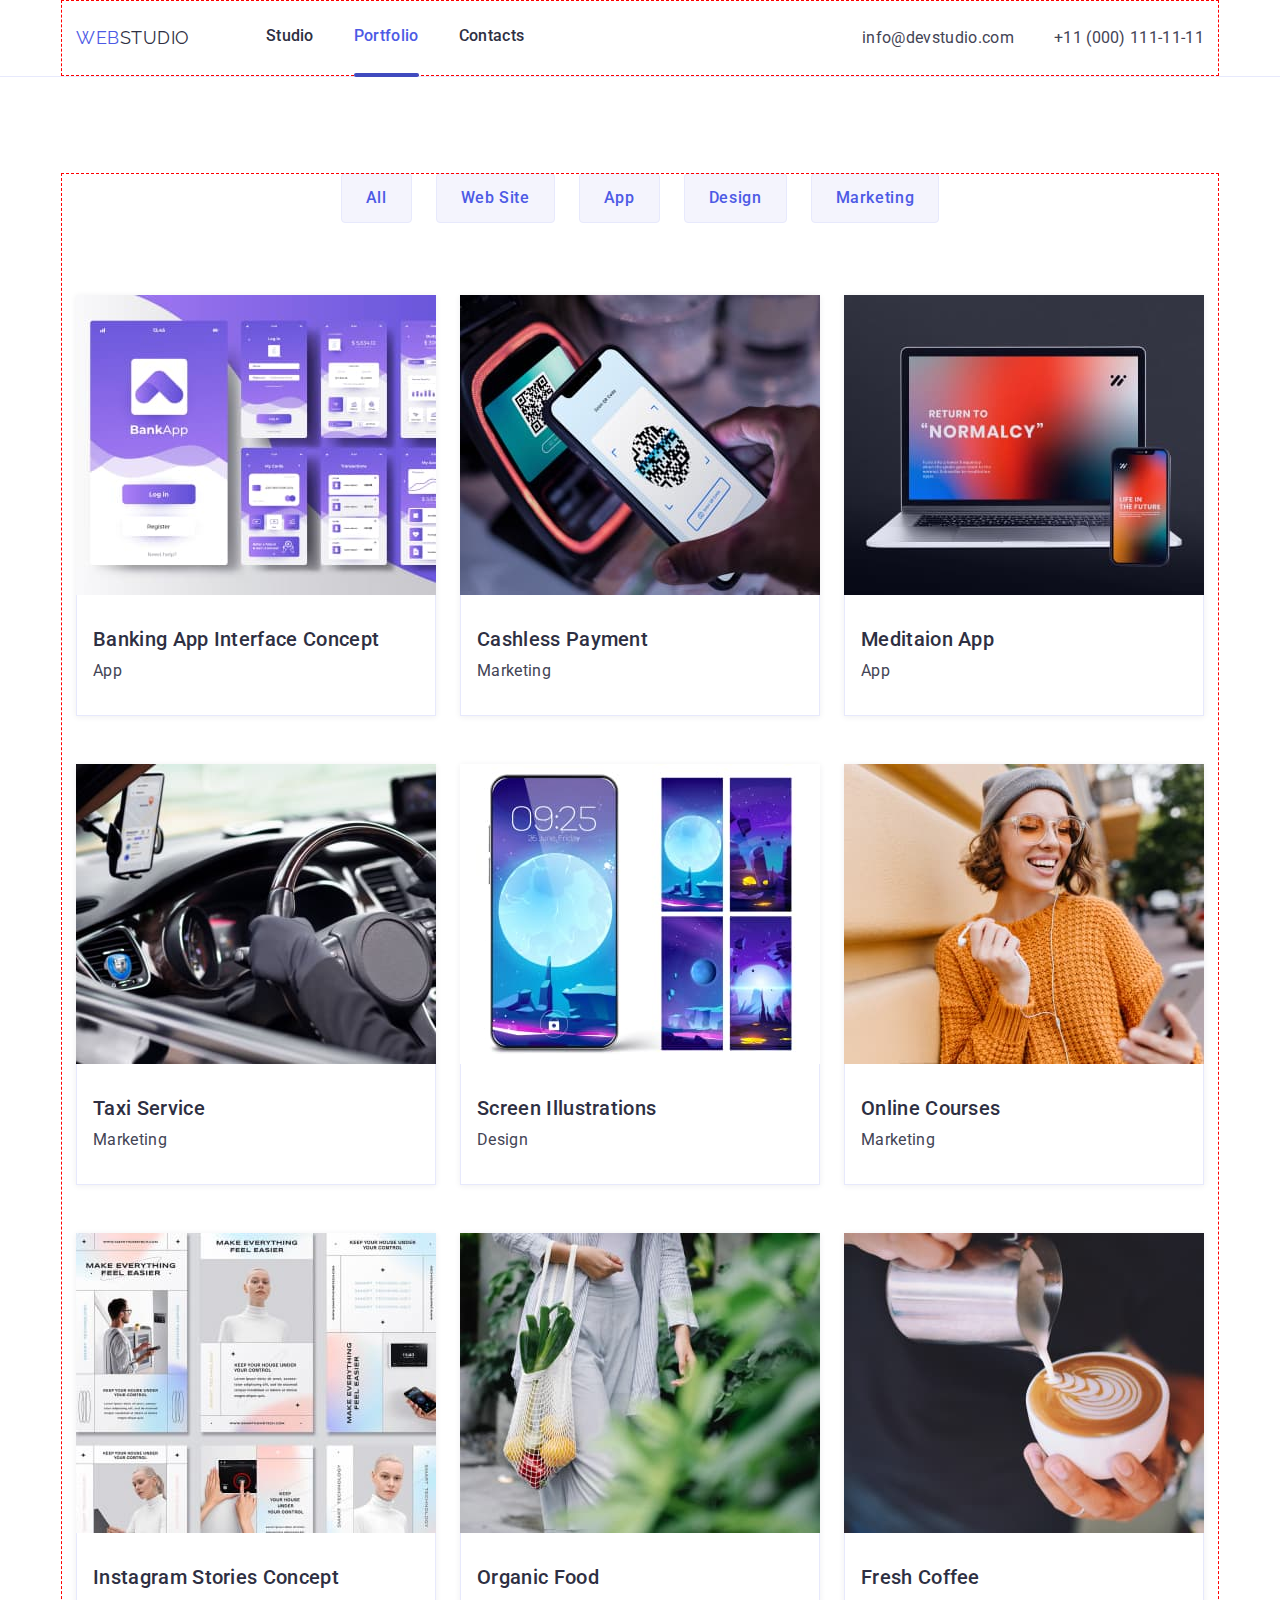
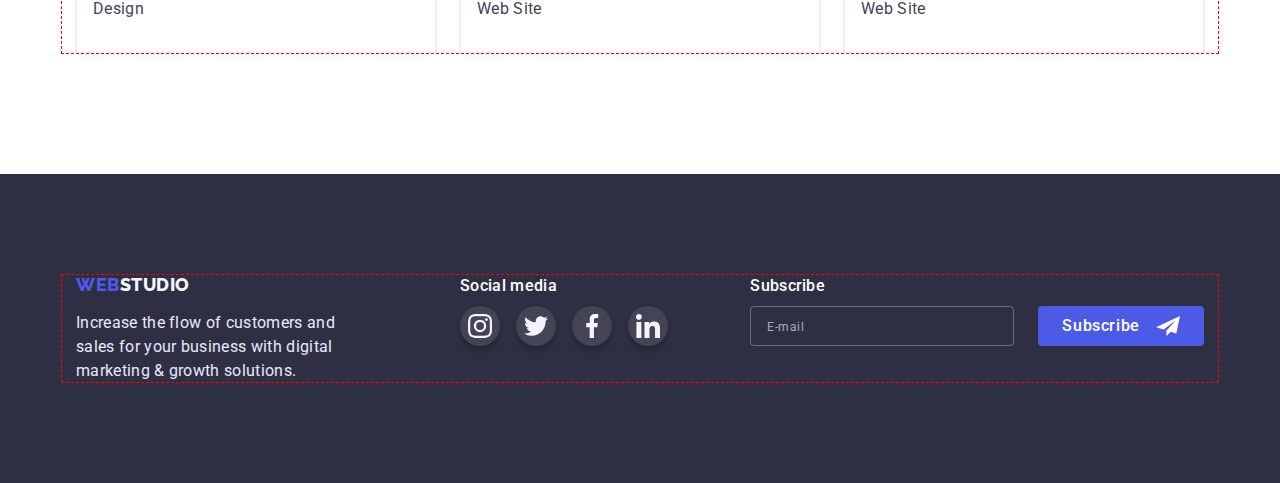
<file: portfolio.html>
<!DOCTYPE html>
<html lang="en">
  <head>
    <meta charset="UTF-8" />
    <meta http-equiv="X-UA-Compatible" content="IE=edge" />
    <meta name="viewport" content="width=device-width, initial-scale=1.0" />
    <title>Portfolio</title>
    <link href="https://fonts.googleapis.com" rel="preconnect" />
    <link href="https://fonts.gstatic.com" rel="preconnect" crossorigin />
    <link
      href="https://fonts.googleapis.com/css2?family=Raleway:wght@800&family=Roboto:wght@400;500;700;900&display=swap"
      rel="stylesheet"
    />
    <link
      href="https://cdn.jsdelivr.net/npm/modern-normalize@1.1.0/modern-normalize.css"
      rel="stylesheet"
    />
    <link href="./css/styles.css" rel="stylesheet" />
  </head>
  <body>
    <!---------------- header-------------------->
    <header class="page-header">
      <div class="container page-header-container">
        <a class="link logo" href="./index.html"
          ><span class="logo-item">web</span><span class="logo-syllable">studio</span></a
        >
        <nav class="nav">
          <ul class="nav-list nav-container list">
            <li class="nav-list-item">
              <a class="nav-list-link link" href="./index.html">Studio</a>
            </li>
            <li class="nav-list-item">
              <a class="nav-list-link link current" href="./portfolio.html">Portfolio</a>
            </li>
            <li class="nav-list-item">
              <a class="nav-list-link link" href>Contacts</a>
            </li>
          </ul>
        </nav>

        <ul class="contact-list contact-list-container list">
          <li class="contact-list-item">
            <a class="contact-list-link link" href="mailto:info@devstudio.com"
              >info@devstudio.com</a
            >
          </li>
          <li class="contact-list-item">
            <a class="contact-list-link link" href="tel:+110001111111">+11 (000) 111-11-11</a>
          </li>
        </ul>
      </div>
    </header>

    <main>
      <section class="filter-section">
        <!------------------- filter --------------------->
        <div class="filter-container container">
          <h1 class="visually-hidden">Our services</h1>
          <ul class="filter-list list">
            <li><button class="filter-btn pointer" type="button">All</button></li>
            <li><button class="filter-btn pointer" type="button">Web Site</button></li>
            <li><button class="filter-btn pointer" type="button">App</button></li>
            <li><button class="filter-btn pointer" type="button">Design</button></li>
            <li><button class="filter-btn pointer" type="button">Marketing</button></li>
          </ul>

          <!------------------- examples ------------------>
          <ul class="examples-list card-set list">
            <li class="card-set-item">
              <a class="examples-item link" href="">
                <div class="examples-item-wrapper">
                  <img
                    src="./images/gallery/example-1.jpg"
                    alt="Banking App Interface Concept"
                    width="360"
                    height="300"
                  />
                  <p class="overlay"
                    >14 Stylish and User-Friendly App Design Concepts · Task Manager App · Calorie
                    Tracker App · Exotic Fruit Ecommerce App · Cloud Storage App</p
                  >
                </div>
                <div class="examples-wrapper">
                  <h3 class="examples-title">Banking App Interface Concept</h3>
                  <p class="examples-text">App</p>
                </div></a
              >
            </li>
            <li class="card-set-item">
              <a class="examples-item link" href="">
                <div class="examples-item-wrapper">
                  <img
                    src="./images/gallery/example-2.jpg"
                    alt="Cashless Payment"
                    width="360"
                    height="300"
                  />
                  <p class="overlay"
                    >14 Stylish and User-Friendly App Design Concepts · Task Manager App · Calorie
                    Tracker App · Exotic Fruit Ecommerce App · Cloud Storage App</p
                  >
                </div>
                <div class="examples-wrapper">
                  <h3 class="examples-title">Cashless Payment</h3>
                  <p class="examples-text">Marketing</p>
                </div>
              </a>
            </li>
            <li class="card-set-item">
              <a class="examples-item link" href="">
                <div class="examples-item-wrapper">
                  <img
                    src="./images/gallery/example-3.jpg"
                    alt="Meditaion App"
                    width="360"
                    height="300"
                  />
                  <p class="overlay"
                    >14 Stylish and User-Friendly App Design Concepts · Task Manager App · Calorie
                    Tracker App · Exotic Fruit Ecommerce App · Cloud Storage App</p
                  >
                </div>
                <div class="examples-wrapper">
                  <h3 class="examples-title">Meditaion App</h3>
                  <p class="examples-text">App</p>
                </div>
              </a>
            </li>
            <li class="card-set-item">
              <a class="examples-item link" href="">
                <div class="examples-item-wrapper">
                  <img
                    src="./images/gallery/example-4.jpg"
                    alt="Taxi Service"
                    width="360"
                    height="300"
                  />
                  <p class="overlay"
                    >14 Stylish and User-Friendly App Design Concepts · Task Manager App · Calorie
                    Tracker App · Exotic Fruit Ecommerce App · Cloud Storage App</p
                  >
                </div>
                <div class="examples-wrapper">
                  <h3 class="examples-title">Taxi Service</h3>
                  <p class="examples-text">Marketing</p>
                </div>
              </a>
            </li>
            <li class="card-set-item">
              <a class="examples-item link" href="">
                <div class="examples-item-wrapper">
                  <img
                    src="./images/gallery/example-5.jpg"
                    alt="Screen Illustrations"
                    width="360"
                    height="300"
                  />
                  <p class="overlay"
                    >14 Stylish and User-Friendly App Design Concepts · Task Manager App · Calorie
                    Tracker App · Exotic Fruit Ecommerce App · Cloud Storage App</p
                  >
                </div>
                <div class="examples-wrapper">
                  <h3 class="examples-title">Screen Illustrations</h3>
                  <p class="examples-text">Design</p>
                </div>
              </a>
            </li>
            <li class="card-set-item"
              ><a class="examples-item link" href="">
                <div class="examples-item-wrapper">
                  <img
                    src="./images/gallery/example-6.jpg"
                    alt="Online Courses"
                    width="360"
                    height="300"
                  />
                  <p class="overlay"
                    >14 Stylish and User-Friendly App Design Concepts · Task Manager App · Calorie
                    Tracker App · Exotic Fruit Ecommerce App · Cloud Storage App</p
                  >
                </div>
                <div class="examples-wrapper">
                  <h3 class="examples-title">Online Courses</h3>
                  <p class="examples-text">Marketing</p>
                </div>
              </a>
            </li>
            <li class="card-set-item"
              ><a class="examples-item link" href="">
                <div class="examples-item-wrapper">
                  <img
                    src="./images/gallery/example-7.jpg"
                    alt="Instagram Stories Concept"
                    width="360"
                    height="300"
                  />
                  <p class="overlay"
                    >14 Stylish and User-Friendly App Design Concepts · Task Manager App · Calorie
                    Tracker App · Exotic Fruit Ecommerce App · Cloud Storage App</p
                  >
                </div>
                <div class="examples-wrapper">
                  <h3 class="examples-title">Instagram Stories Concept</h3>
                  <p class="examples-text">Design</p>
                </div>
              </a>
            </li>
            <li class="card-set-item"
              ><a class="examples-item link" href="">
                <div class="examples-item-wrapper">
                  <img
                    src="./images/gallery/example-8.jpg"
                    alt="Organic Food"
                    width="360"
                    height="300"
                  />
                  <p class="overlay"
                    >14 Stylish and User-Friendly App Design Concepts · Task Manager App · Calorie
                    Tracker App · Exotic Fruit Ecommerce App · Cloud Storage App</p
                  >
                </div>
                <div class="examples-wrapper">
                  <h3 class="examples-title">Organic Food</h3>
                  <p class="examples-text">Web Site</p>
                </div>
              </a>
            </li>
            <li class="card-set-item"
              ><a class="examples-item link" href="">
                <div class="examples-item-wrapper">
                  <img
                    src="./images/gallery/example-9.jpg"
                    alt="Fresh Coffee"
                    width="360"
                    height="300"
                  />
                  <p class="overlay"
                    >14 Stylish and User-Friendly App Design Concepts · Task Manager App · Calorie
                    Tracker App · Exotic Fruit Ecommerce App · Cloud Storage App</p
                  >
                </div>
                <div class="examples-wrapper">
                  <h3 class="examples-title">Fresh Coffee</h3>
                  <p class="examples-text">Web Site</p>
                </div>
              </a>
            </li>
          </ul>
        </div>
      </section>
    </main>
    <!-- ---------------- footer -------------------->
    <footer class="footer-section">
      <div class="footer-container container">
        <div class="footer-holder">
          <h2 class="visually-hidden">Call to action</h2>
          <a class="link footer-logo" href="./index.html"
            ><span class="logo-item">web</span
            ><span class="footer-logo-syllable-secondary">studio</span></a
          >
          <p class="footer-text">
            Increase the flow of customers and sales for your business with digital marketing &
            growth solutions.
          </p>
        </div>
        <div class="media-footer">
          <p class="media-title">Social media</p>
          <ul class="media-list list">
            <li class="card-set-item"
              ><a
                class="footer-soc-link"
                href="https://www.instagram.com"
                aria-label="Instagram"
                target="_blank"
                rel="noopener noreferrer"
              >
                <svg class="footer-soc-icon" width="24" height="24">
                  <use href="./images/icons.svg#icon-instagram"></use>
                </svg> </a
            ></li>
            <li class="card-set-item"
              ><a
                class="footer-soc-link"
                href="https://twitter.com"
                aria-label="Twitter"
                target="_blank"
                rel="noopener noreferrer"
              >
                <svg class="soc-icon" width="24" height="24">
                  <use href="./images/icons.svg#icon-twitter"></use>
                </svg> </a
            ></li>
            <li class="card-set-item"
              ><a
                class="footer-soc-link"
                href="https://www.facebook.com"
                aria-label="Facebook"
                target="_blank"
                rel="noopener noreferrer"
              >
                <svg class="soc-icon" width="24" height="24">
                  <use href="./images/icons.svg#icon-facebook"></use>
                </svg> </a
            ></li>
            <li class="card-set-item">
              <a
                class="footer-soc-link"
                href="https://www.linkedin.com"
                aria-label="Linkedin"
                target="_blank"
                rel="noopener noreferrer"
              >
                <svg class="soc-icon" width="24" height="24">
                  <use href="./images/icons.svg#icon-linkedin"></use>
                </svg> </a
            ></li>
          </ul>
        </div>
        <div class="subs-footer">
          <p class="media-title">Subscribe</p>
          <form class="subs-footer-wrapper">
            <label>
              <input
                class="subs-footer-input"
                name="user_email"
                type="email"
                required
                placeholder="E-mail"
                pattern="^([a-z0-9_\.-]+)@([\da-z\.-]+)\.([a-z\.]{2,6})$"
              />
            </label>
            <button class="subs-btn" type="submit"
              >Subscribe
              <svg class="subs-btn-icon" width="24" height="24">
                <use href="./images/icons.svg#icon-subs"></use>
              </svg>
            </button>
          </form>
        </div>
      </div>
    </footer>
  </body>
</html>
</file>
<file: css/styles.css>
:root {
  /* Fonts */
  --main-font: 'Roboto', sans-serif;
  --secondary-font: 'Raleway', sans-serif;

  /* Text colors */

  --primary-brand: #4d5ae5;
  --pressed-state: #404bbf;
  --dark: #2e2f42;
  --success: #31d0aa;
  --text: #434455;
  --subtitle-text: #8e8f99;
  --accent: #e7e9fc;
  --light: #f4f4fd;
  --modal-overlay: #2e2f42;
  --hero-background: #2e2f42;

  /* Background colors */
  --primary-background: #ffffff;

  /* others */
  --indent: 24px;
  --items: 3;
  --bor-rad: 4px;
  --transition-dur-and-funk: 250ms cubic-bezier(0.4, 0, 0.2, 1);
}

body {
  background-color: var(--primary-background);
  color: var(--dark);
  font-size: 16px;
  font-family: var(--main-font);
  letter-spacing: 0.02em;
}

/* -------------------reset--------------- */

h1,
h2,
h3,
h4,
p {
  margin: 0;
}

ul,
ol {
  margin: 0;
  padding: 0;
}

img {
  display: block;
  max-width: 100%;
  height: auto;
}
button {
  display: block;
  border: none;
  border-radius: var(--bor-rad);
  cursor: pointer;
}

/* ---------------------reset-end------------------ */

.section {
  padding: 120px 0;
}

.container {
  width: 1158px;
  margin: 0 auto;
  padding: 0 15px;
  outline: 1px dashed red;
  outline-offset: -1px;
}

.list {
  list-style: none;
}
.link {
  text-decoration: none;
}

.visually-hidden {
  position: absolute;
  overflow: hidden;
  clip: rect(0 0 0 0);
  width: 1px;
  height: 1px;
  margin: -1px;
  padding: 0;
  border: 0;
  white-space: nowrap;
  clip-path: inset(100%);
}

/* card set */

.card-set {
  display: flex;
  flex-wrap: wrap;
  gap: 48px var(--indent);
}

.card-set-item {
  flex-basis: calc((100% - (var(--indent) * (var(--items) - 1))) / var(--items));
}

/* ------------------header-sectoin---------------*/

.logo {
  margin-right: 76px;
  font-size: 18px;
  font-family: var(--secondary-font);
  line-height: calc(24 / 18);
  letter-spacing: 0.03em;
  text-transform: uppercase;
}

.logo-item {
  color: var(--primary-brand);
}
.logo-syllable {
  color: var(--dark);
}

.nav-list {
  line-height: calc(24 / 16);
}

.nav-list-link {
  position: relative;
  display: block;
  padding-top: 24px;
  padding-bottom: 28px;
  color: var(--dark);
  font-weight: 500;
  transition: color var(--transition-dur-and-funk);
}

.current.nav-list-link::after {
  content: '';
  position: absolute;
  bottom: -1px;
  left: 0;
  display: block;
  width: 100%;
  height: 4px;
  border-radius: 2px;
  background-color: var(--pressed-state);
}

.current {
  color: var(--primary-brand);
}

.contact-list-link {
  display: block;
  padding-top: 24px;
  padding-bottom: 24px;
  color: var(--text);
  line-height: calc(24 / 16);
  transition: color var(--transition-dur-and-funk);
}

.nav-list-link:hover,
.nav-list-link:focus,
.contact-list-link:hover,
.contact-list-link:focus {
  color: var(--primary-brand);
}

.page-header-container {
  display: flex;
  align-items: center;
}

.page-header {
  margin: 0 auto;
  border-bottom: 1px solid var(--accent);
}
.nav-container {
  display: flex;
  gap: 40px;
  align-items: center;
}

.contact-list-container {
  display: flex;
  gap: 40px;
  align-items: center;
  margin-left: auto;
}

/* ------------------------hero----------------------- */

.hero {
  max-width: 1440px;
  height: 600px;
  margin: 0 auto;
  padding: 188px 0;
  background-color: var(--dark);
  background-image: linear-gradient(rgba(46, 47, 66, 0.7), rgba(46, 47, 66, 0.7)),
    url(../images/people-office-1.jpg);
  background-position: center;
  background-repeat: no-repeat;
  text-align: center;
}

.main-title {
  width: 496px;
  margin: 0 auto 48px;
  color: var(--primary-background);
  font-weight: 700;
  font-size: 56px;
  line-height: calc(60 / 56);
  letter-spacing: 0.02em;
  text-align: center;
}

.hero-btn {
  display: block;
  margin-right: auto;
  margin-left: auto;
  padding: 16px 32px;
  background-color: var(--primary-brand);
  color: var(--primary-background);
  font-weight: 500;
  font-size: 16px;
  font-family: inherit;
  line-height: calc(24 / 16);
  letter-spacing: 0.04em;
  transition: background-color var(--transition-dur-and-funk);
}

.pointer {
  cursor: pointer;
}

.hero-btn:hover,
.hero-btn:focus {
  background-color: var(--pressed-state);
}

/* ---------------------advantages------------------------ */

.advantages-list {
  display: flex;
  gap: var(--indent);
}

.advantages-item {
  width: 264px;
}

.advantages-inner {
  margin-bottom: 8px;
  padding: 24px 100px;
  border-radius: var(--bor-rad);
  background-color: var(--light);
}

.advantages-slogan {
  margin-bottom: 8px;
  font-weight: 500;
  font-size: 20px;
  line-height: calc(24 / 20);
  letter-spacing: 0.02em;
}

.advantages-text {
  color: var(--text);
  line-height: calc(24 / 16);
}

/* --------------------features---------------------- */
.features-works {
  padding-top: 0;
}

.gen-title {
  margin-bottom: 72px;
  font-weight: 700;
  font-size: 36px;
  line-height: calc(40 / 36);
  letter-spacing: 0.02em;
  text-align: center;
  text-transform: capitalize;
}

/* ------------------------team----------------------*/
.team-section {
  background-color: var(--light);
}

.team-list {
  display: flex;
  gap: var(--indent);
  --items: 4;
}

.team-list-item {
  box-shadow: 0px 1px 6px rgba(46, 47, 66, 0.08), 0px 1px 1px rgba(46, 47, 66, 0.16),
    0px 2px 1px rgba(46, 47, 66, 0.08);
}

.team-wrapper {
  padding: 32px 16px;
  border-radius: 0px 0px 4px 4px;
  background-color: var(--primary-background);
}
.team-list-name {
  margin-bottom: 8px;
  font-weight: 500;
  font-size: 20px;
  line-height: calc(24 / 20);
  letter-spacing: 0.02em;
  text-align: center;
}

.team-list-profession {
  margin-bottom: 8px;
  color: var(--text);
  line-height: calc(24 / 16);
  text-align: center;
}

.soc-link {
  display: flex;
  justify-content: center;
  align-items: center;
  width: 40px;
  height: 40px;
  border-radius: 50%;
  background-color: var(--primary-brand);
  transition: background-color var(--transition-dur-and-funk);
}

.soc-link:hover,
.soc-link:focus {
  background-color: var(--pressed-state);
}

.soc-icon {
  fill: var(--light);
}

/*--------------------customers--------------------- */
.customers-section {
  padding-top: 130px;
  padding-bottom: 120px;
}

.customers-list {
  display: flex;
  gap: var(--indent);
  justify-content: center;
  align-items: center;
}

.customers-link {
  display: flex;
  justify-content: center;
  align-items: center;
  width: 168px;
  height: 88px;
  border: 1px solid currentColor;
  border-radius: var(--bor-rad);
  color: var(--subtitle-text);
  transition: color var(--transition-dur-and-funk);
}

.customers-icon {
  fill: currentColor;
}

.customers-link:hover,
.customers-link:focus {
  color: var(--pressed-state);
}

/*----------------------PORTFOLIO------------------ */

/*----------------------filter--------------------*/

.filter-list {
  display: flex;
  gap: var(--indent);
  justify-content: center;
  margin-bottom: 72px;
}
.filter-btn {
  padding: 12px 24px;
  border: 1px solid var(--accent);
  background-color: var(--light);
  color: var(--primary-brand);
  font-weight: 500;
  font-size: 16px;
  font-family: inherit;
  line-height: calc(24 / 16);
  letter-spacing: 0.04em;
  transition: background-color var(--transition-dur-and-funk), color var(--transition-dur-and-funk),
    box-shadow var(--transition-dur-and-funk);
}

.filter-btn:hover,
.filter-btn:focus {
  background-color: var(--pressed-state);
  color: var(--primary-background);
  box-shadow: 0px 3px 1px rgba(0, 0, 0, 0.1), 0px 2px 1px rgba(0, 0, 0, 0.08),
    0px 2px 2px rgba(0, 0, 0, 0.12);
}

/* ---------------------examples------------------- */

.filter-section {
  margin-top: 96px;
  margin-bottom: 120px;
}

.examples-title {
  margin-bottom: 8px;
  font-weight: 500;
  font-size: 20px;
  line-height: calc(24 / 20);
}

.examples-item {
  display: block;
  color: inherit;
  box-shadow: 0px 1px 6px rgba(46, 47, 66, 0.08);
  transition: box-shadow var(--transition-dur-and-funk);
}

.examples-item:hover .overlay,
.examples-item:focus .overlay {
  transform: translate(0, 0);
}

.examples-item-wrapper {
  position: relative;
  overflow: hidden;
}
.overlay {
  position: absolute;
  top: 0;
  left: 0;
  overflow: auto;
  width: 100%;
  height: 100%;
  padding: 40px 32px;
  background-color: var(--primary-brand);
  color: var(--light);
  line-height: calc(24 / 16);
  transition: transform var(--transition-dur-and-funk);
  transform: translate(0, 100%);
}

.examples-item:hover,
.examples-item:focus {
  box-shadow: 0px 1px 6px rgba(46, 47, 66, 0.08), 0px 1px 1px rgba(46, 47, 66, 0.16),
    0px 2px 1px rgba(46, 47, 66, 0.08);
}

.examples-text {
  color: var(--text);
  line-height: calc(24 / 16);
}

.examples-wrapper {
  padding: 32px 0 32px 16px;
  border: 1px solid var(--accent);
  border-top: none;
}

/* -----------------------------footer------------------------------- */
.footer-section {
  padding: 100px 0;
  background-color: var(--dark);
}

.footer-container {
  display: flex;
}

.footer-holder {
  margin-right: 120px;
}

.footer-logo {
  display: block;
  margin-bottom: 16px;
  font-weight: 800;
  font-size: 18px;
  font-family: var(--secondary-font);
  line-height: 1.17;
  letter-spacing: 0.03em;
  text-transform: uppercase;
}

.footer-logo-syllable-secondary {
  color: var(--light);
}

.footer-text {
  width: 264px;
  color: var(--accent);
  line-height: calc(24 / 16);
}

.media-title {
  display: block;
  margin-bottom: 8px;
  color: var(--primary-background);
  font-weight: 500;
  line-height: calc(24 / 16);
  letter-spacing: 0.02em;
  text-align: left;
}
.media-list {
  display: flex;
  gap: 16px;
}

.footer-soc-link {
  display: flex;
  justify-content: center;
  align-items: center;
  width: 40px;
  height: 40px;
  border-radius: 50%;
  background-color: rgba(255, 255, 255, 0.1);
  box-shadow: 0px 4px 4px rgba(0, 0, 0, 0.25);
  transition: background-color var(--transition-dur-and-funk);
}

.footer-soc-link:hover,
.footer-soc-link:focus {
  background-color: var(--success);
}

.footer-soc-icon {
  fill: var(--light);
}

.subs-footer {
  margin-left: auto;
}

.subs-footer-wrapper {
  display: flex;
}

.subs-btn {
  display: flex;
  justify-content: center;
  align-items: center;
  gap: 16px;
  padding: 8px 24px;
  background-color: var(--primary-brand);
  color: #ffffff;
  font-weight: 500;
  font-size: 16px;
  font-family: inherit;
  line-height: calc(24 / 16);
  letter-spacing: 0.04em;
  transition: background-color var(--transition-dur-and-funk);
}

.subs-btn-icon {
  fill: #ffffff;
}

.subs-footer-input {
  width: 264px;
  height: 40px;
  margin-right: 24px;
  padding-left: 16px;
  border: 1px solid rgba(255, 255, 255, 0.3);
  border-radius: var(--bor-rad);
  background-color: transparent;
  color: #ffffff;
  line-height: calc(18 / 16);
  letter-spacing: 0.04em;
}

.subs-footer-input::placeholder {
  color: rgba(255, 255, 255, 0.6);
  font-size: 12px;
  line-height: calc(24 / 12);
  letter-spacing: 0.04em;
}

.subs-btn:hover,
.subs-btn:focus {
  background-color: var(--pressed-state);
}

/* -----------------------modal--------------------- */
.backdrop {
  position: fixed;
  top: 0;
  left: 0;
  z-index: 100;
  width: 100%;
  height: 100%;
  background-color: rgba(46, 47, 66, 0.4);
  transition: opacity var(--transition-dur-and-funk), visibility var(--transition-dur-and-funk);
}

.backdrop.is-hidden {
  opacity: 0;
  visibility: hidden;
  pointer-events: none;
}

.modal {
  position: absolute;
  top: 50%;
  left: 50%;
  width: 408px;
  height: 584px;
  padding: 72px 24px 24px 24px;
  border-radius: var(--bor-rad);
  background: #fcfcfc;
  box-shadow: 0px 1px 1px rgba(0, 0, 0, 0.14), 0px 1px 3px rgba(0, 0, 0, 0.12),
    0px 2px 1px rgba(0, 0, 0, 0.2);
  transform: translate(-50%, -50%);
}

.modal-close-btn {
  position: absolute;
  top: 24px;
  right: 24px;
  display: flex;
  justify-content: center;
  align-items: center;
  width: 24px;
  height: 24px;
  padding: 0;
  border: 1px solid rgba(0, 0, 0, 0.1);
  border-radius: 50%;
  background-color: var(--accent);
  transition: background-color var(--transition-dur-and-funk);
}

.modal-close-btn:hover,
.modal-close-btn:focus {
  background-color: var(--pressed-state);
}

.modal-close-btn-icon {
  transition: fill var(--transition-dur-and-funk);
}
.modal-close-btn:hover .modal-close-btn-icon,
.modal-close-btn:focus .modal-close-btn-icon {
  fill: var(--primary-background);
}

.modal-slogan {
  margin-bottom: 16px;
  font-weight: 500;
  line-height: calc(24 / 16);
  text-align: center;
}

.modal-form {
  display: flex;
  flex-direction: column;
  width: 100%;
  min-height: 336px;
  margin: 0 auto 16px;
  gap: 8px;
}

.modal-form-input-desc {
  display: block;
  margin-bottom: 4px;
  color: var(--subtitle-text);
  font-size: 12px;
  line-height: calc(14 / 12);
  letter-spacing: 0.01em;
}

.modal-form-input-icon {
  position: absolute;
  top: 50%;
  left: 16px;
  fill: var(--dark);
  transition: fill var(--transition-dur-and-funk);
  transform: translateY(-50%);
}

.modal-form-input-wrapper {
  position: relative;
  display: block;
}

.modal-form-input {
  display: block;
  width: 100%;
  height: 40px;
  padding-left: 38px;
  border: 1px solid rgba(33, 33, 33, 0.2);
  border-radius: var(--bor-rad);
  color: #000000;
  line-height: calc(18 / 16);
  letter-spacing: 0.04em;
  transition: border-color var(--transition-dur-and-funk);
}

.modal-form-input:focus {
  border-color: var(--primary-brand);
  outline: none;
}

.modal-form-input:focus + .modal-form-input-icon {
  fill: var(--primary-brand);
}

.modal-form-message {
  height: 120px;
  padding: 8px 16px;
  resize: none;
}

.modal-form-message::placeholder {
  color: rgba(117, 117, 117, 0.5);
  font-size: 12px;
  line-height: calc(16 / 12);
  letter-spacing: 0.04em;
}

.modal-form-message:focus {
  border-color: var(--primary-brand);
  outline: none;
}

.modal-form-check {
  margin-right: 8px;
}

.user-policy-aggrement {
  display: flex;
  color: #757575;
  font-size: 12px;
  line-height: calc(16 / 12);
  letter-spacing: 0.04em;
}

.user-policy-link {
  color: var(--primary-brand);
}

.user-policy-aggrement::before {
  content: '';
  display: block;
  width: 16px;
  height: 16px;
  margin-right: 8px;
  border: 1.25px solid var(--dark);
  border-radius: 2px;
  cursor: pointer;
  transition: background-image var(--transition-dur-and-funk);
}

.modal-form-check:checked + .user-policy-aggrement::before {
  background-image: url(../images/checkbox-aggrement.svg);
  background-position: center;
}

.modal-form-check:focus + .user-policy-aggrement::before {
  outline: 1.5px solid #000000;
}

.modal-form-btn {
  margin-top: 24px;
  padding: 16px 64px;
  box-shadow: 0px 4px 4px rgba(0, 0, 0, 0.15);
}
</file>
